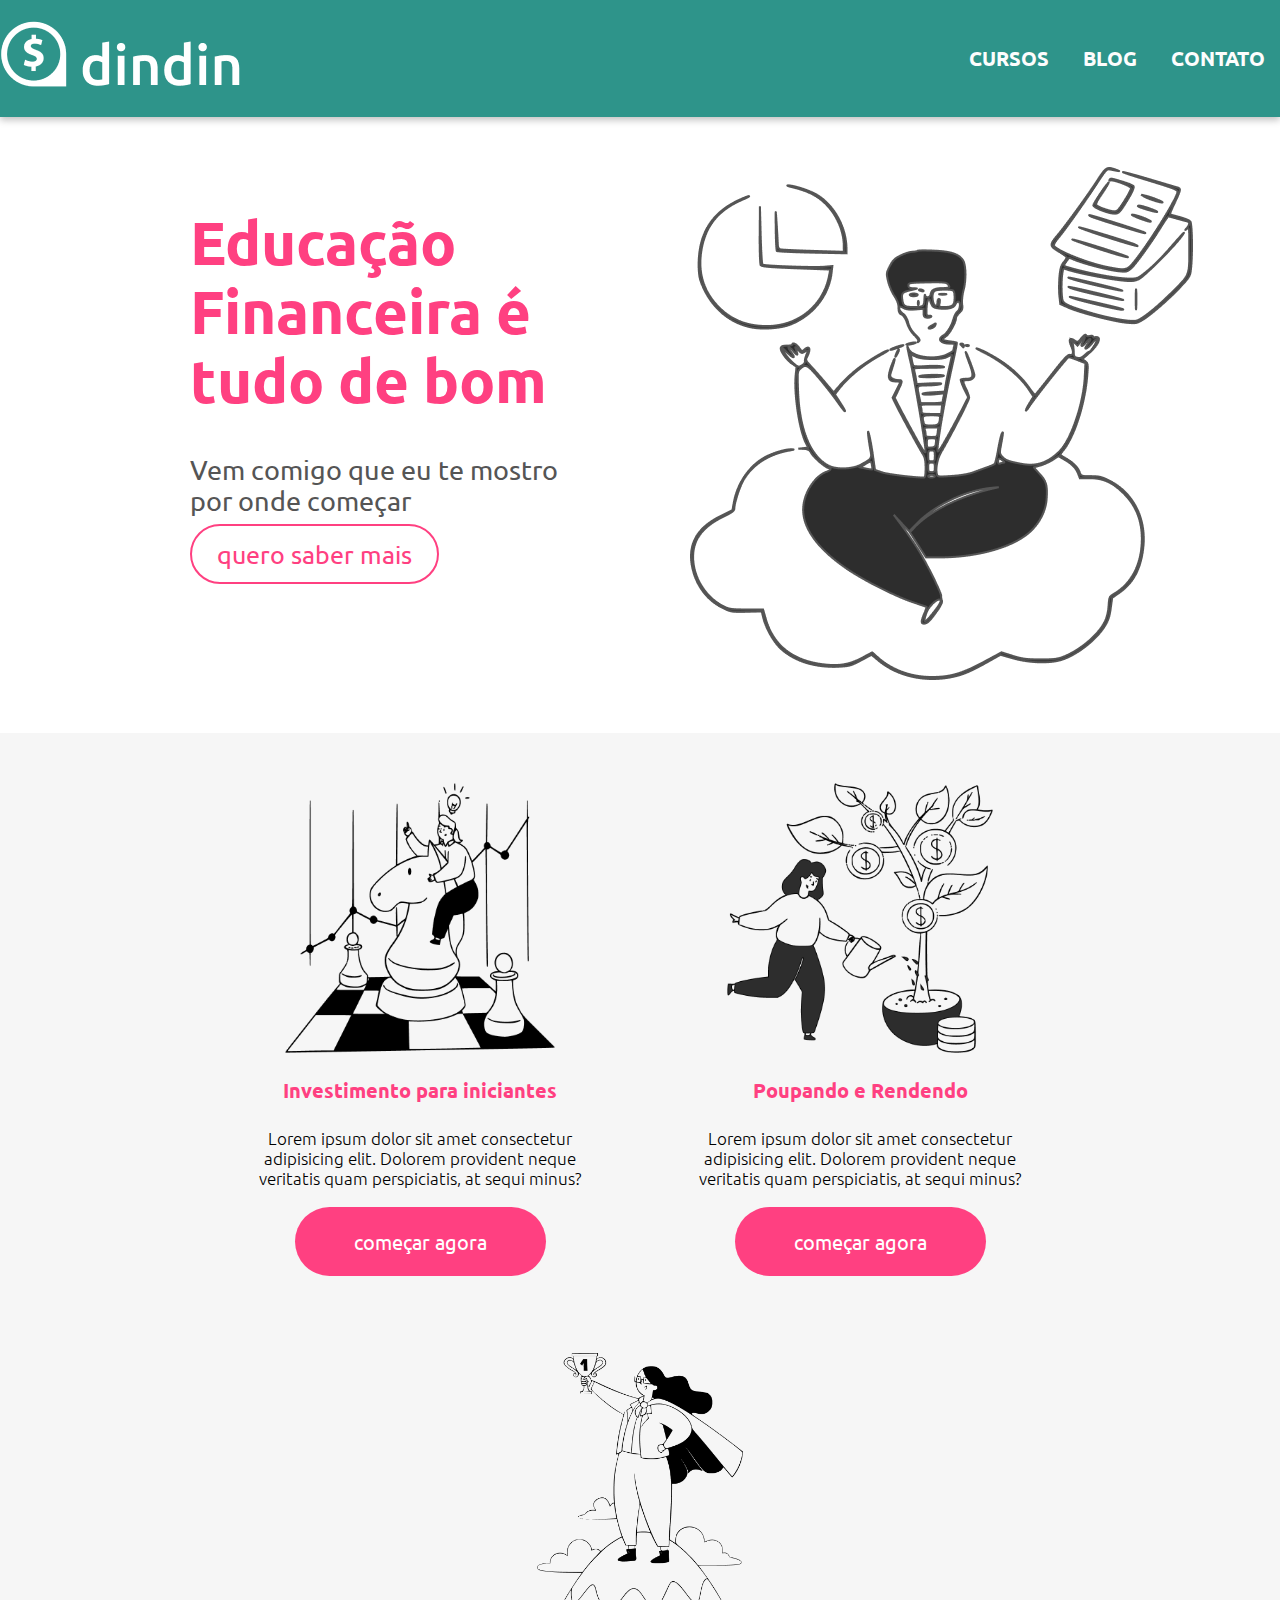
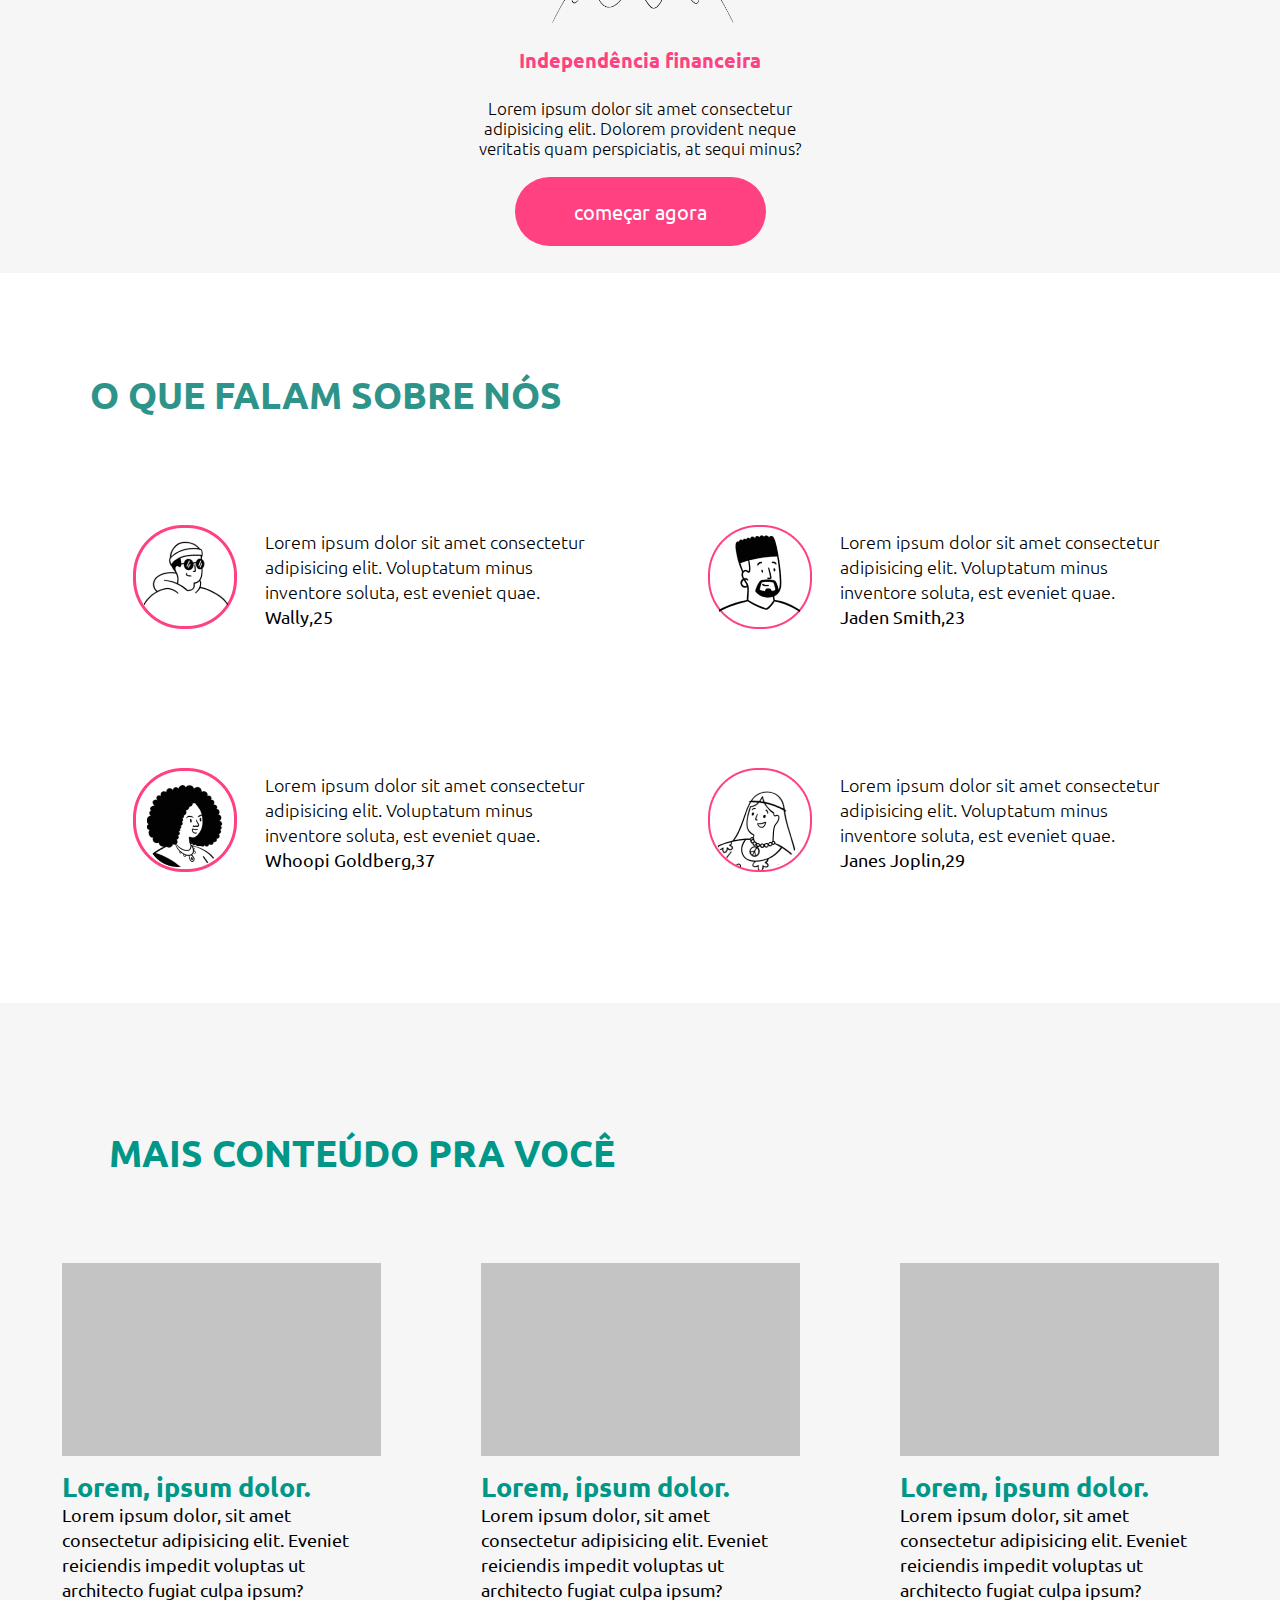
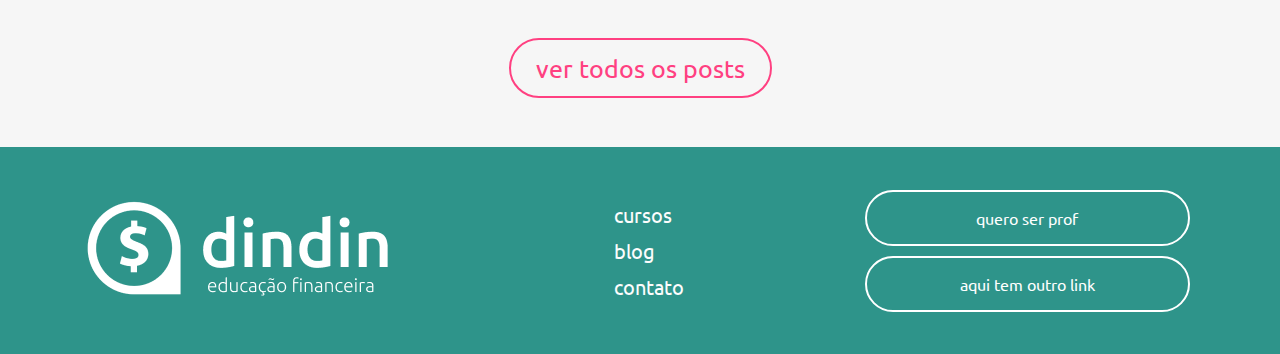
<file: DinDin/index/index.html>
<!DOCTYPE html>
<html lang="en">
<head>
    <meta charset="UTF-8">
    <meta http-equiv="X-UA-Compatible" content="IE=edge">
    <meta name="viewport" content="width=device-width, initial-scale=1.0">
    <title>dindin</title>
    <link rel="preconnect" href="https://fonts.googleapis.com">
    <link rel="preconnect" href="https://fonts.gstatic.com" crossorigin>
    <link href="https://fonts.googleapis.com/css2?family=Ubuntu:wght@300;400;700&display=swap" rel="stylesheet">
    <link rel="stylesheet" href="../index/index.css">
    <link rel="stylesheet" href="../geral.css">
</head>
<body>
    <header>
        <div id="headerLeft">
            <a href="../index/index.html"> <picture><img src="../img/logo-header.png" alt="logo header"></picture></a>
        </div>
        <div id="headerRight">
            <ul id="menuHeader">
                <li><a href="../cursos/cursos.html">Cursos</a></li>
                <li><a href="../blog/blog.html">Blog</a></li>
                <li><a href="../contato/contato.html">Contato</a></li>
            </ul>
        </div>
    </header>
    <section id="banner">
        <div id="bannerLeft">
            <h1>Educação Financeira é tudo de bom</h1>
            <h2>Vem comigo que eu te mostro por onde começar</h2>
            <a class="exploreButton" href="../cursos/cursos.html">quero saber mais</a>
        </div>
        <div id="bannerRight">
            <picture><img src="../img/ilustra-banner.png" alt="ilustração do banner"></picture>
        </div>
    </section>
    <section id="courseOptions">
        <div class="curso">
            <picture><img src="../img/ilustra-poupando.png" alt="ilustração sobre investimento para iniciantes">
            </picture>
            <h3>Investimento para iniciantes</h3>
            <h4>Lorem ipsum dolor sit amet consectetur adipisicing elit. Dolorem provident neque veritatis quam
                perspiciatis, at sequi minus?</h4>
            <br>
            <a class="pink_button" href="../curso/curso.html">começar agora</a>
        </div>
        <div class="curso">
            <picture><img src="../img/ilustra-investimento.png" alt="ilustração sobre poupar">
            </picture>
            <h3>Poupando e Rendendo</h3>
            <h4>Lorem ipsum dolor sit amet consectetur adipisicing elit. Dolorem provident neque veritatis quam
                perspiciatis, at sequi minus?</h4>
            <br>
            <a class="pink_button" href="#">começar agora</a>
        </div>
        <div class="curso">
            <picture><img src="../img/ilustra-independencia.png" alt="ilustração sobre independência financeira">
            </picture>
            <h3>Independência financeira</h3>
            <h4>Lorem ipsum dolor sit amet consectetur adipisicing elit. Dolorem provident neque veritatis quam
                perspiciatis, at sequi minus?</h4>
            <br>
            <a class="pink_button" href="#">começar agora</a>
        </div>
    </section>
    <section id="sobre">
        <p id="sobre_title">O QUE FALAM SOBRE NÓS</p>
        <div></div>
        <div class="feedbackCards">
            <div class="icon">
                <picture><img src="../img/icon-wally.png" alt="ícone do Wally"></picture>
            </div>
            <div class="feedback">
                <span class="dep">Lorem ipsum dolor sit amet consectetur adipisicing elit. Voluptatum minus inventore
                    soluta, est eveniet quae.</span><br>
                <span class="nome">Wally,25</span>
            </div>
        </div>
        <div class="feedbackCards">
            <div class="icon">
                <picture><img src="../img/icon-jaden.png" alt="ícone do Jaden"></picture>
            </div>
            <div class="feedback">
                <span class="dep">Lorem ipsum dolor sit amet consectetur adipisicing elit. Voluptatum minus inventore
                    soluta, est eveniet quae.</span><br>
                <span class="nome">Jaden Smith,23</span>
            </div>
        </div>
        <div class="feedbackCards">
            <div class="icon">
                <picture><img src="../img/icon-whoopi.png" alt="ícone da Whoopy"></picture>
            </div>
            <div class="feedback">
                <span class="dep">Lorem ipsum dolor sit amet consectetur adipisicing elit. Voluptatum minus inventore
                    soluta, est eveniet quae.</span><br>
                <span class="nome">Whoopi Goldberg,37</span>
            </div>
        </div>
        <div class="feedbackCards">
            <div class="icon">
                <picture><img src="../img/icon-jane.png" alt="ícone da Janes"></picture>
            </div>
            <div class="feedback">
                <span class="dep">Lorem ipsum dolor sit amet consectetur adipisicing elit. Voluptatum minus inventore
                    soluta, est eveniet quae.</span><br>
                <span class="nome">Janes Joplin,29</span>
            </div>
        </div>
    </section>
    <section id="conteudo">
        <div id="recomendation">
        <p id="recomendation_title">MAIS CONTEÚDO PRA VOCÊ</p>
        <div class="post">
            <div class="imgPostagem"></div>
            <span class="tituloPost">Lorem, ipsum dolor.</span><br>
            <span class="resumoPost">Lorem ipsum dolor, sit amet consectetur adipisicing elit. Eveniet reiciendis
                impedit voluptas ut architecto fugiat culpa ipsum?</span>
        </div>
        <div class="post">
            <div class="imgPostagem"></div>
            <span class="tituloPost">Lorem, ipsum dolor.</span><br>
            <span class="resumoPost">Lorem ipsum dolor, sit amet consectetur adipisicing elit. Eveniet reiciendis
                impedit voluptas ut architecto fugiat culpa ipsum?</span>
        </div>
        <div class="post">
            <div class="imgPostagem"></div>
            <span class="tituloPost">Lorem, ipsum dolor.</span><br>
            <span class="resumoPost">Lorem ipsum dolor, sit amet consectetur adipisicing elit. Eveniet reiciendis
                impedit voluptas ut architecto fugiat culpa ipsum?</span>
        </div>
    </div> 
    <a class="exploreButton" href="../blog/blog.html">ver todos os posts</a>
    </section>
    <footer>
        <div id="footerLeft">
            <a href="../index/index.html"> <picture><img src="../img/logo-footer.png" alt="logo dindin"></picture></a>
        </div>
        <div id="footerCenter">
            <ul id="menuFooter">
                <li><a href="../cursos/cursos.html">Cursos</a></li>
                <li><a href="../blog/blog.html">blog</a></li>
                <li><a href="../contato/contato.html">Contato</a></li>
            </ul>
        </div>
        <div id="footerRight">
            <a class="footerButton" href="#">quero ser prof</a>
            <a class="footerButton" href="#">aqui tem outro link</a>
        </div>
    </footer>
</body>
</html>
</file>
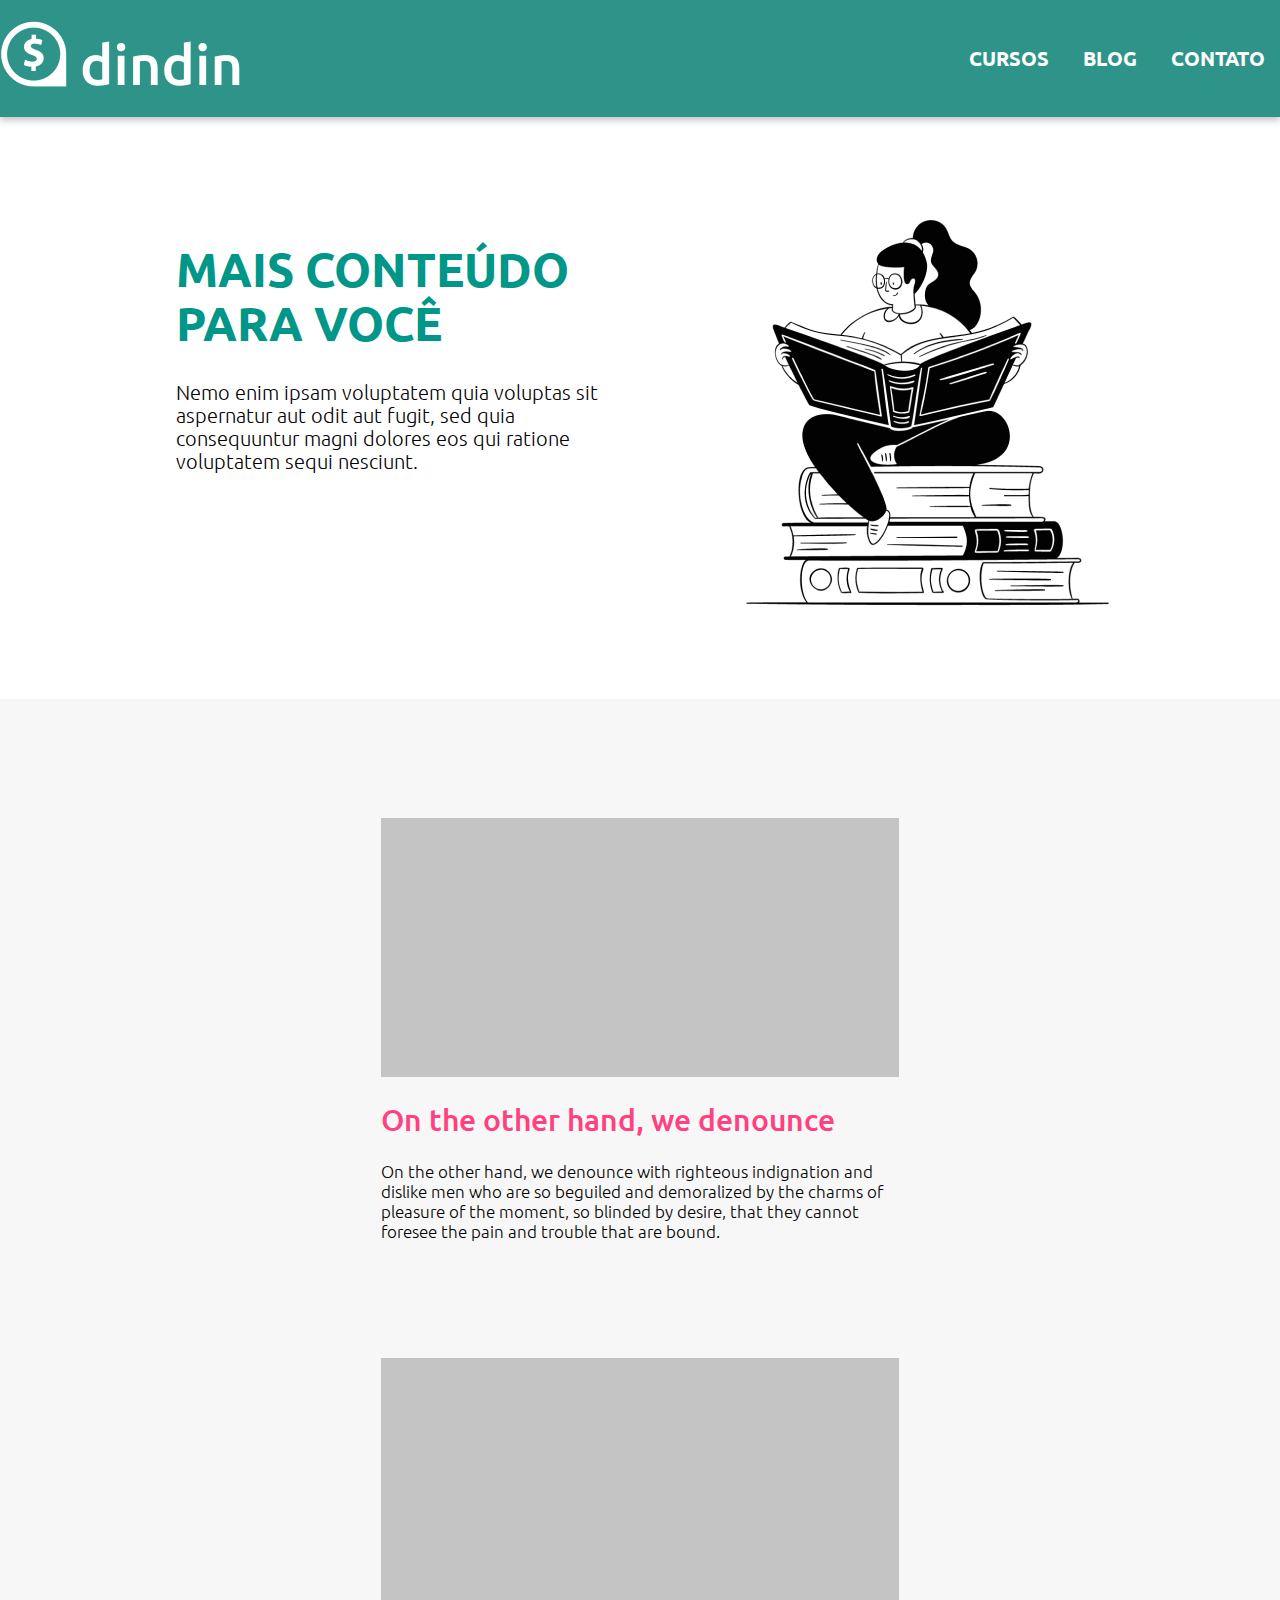
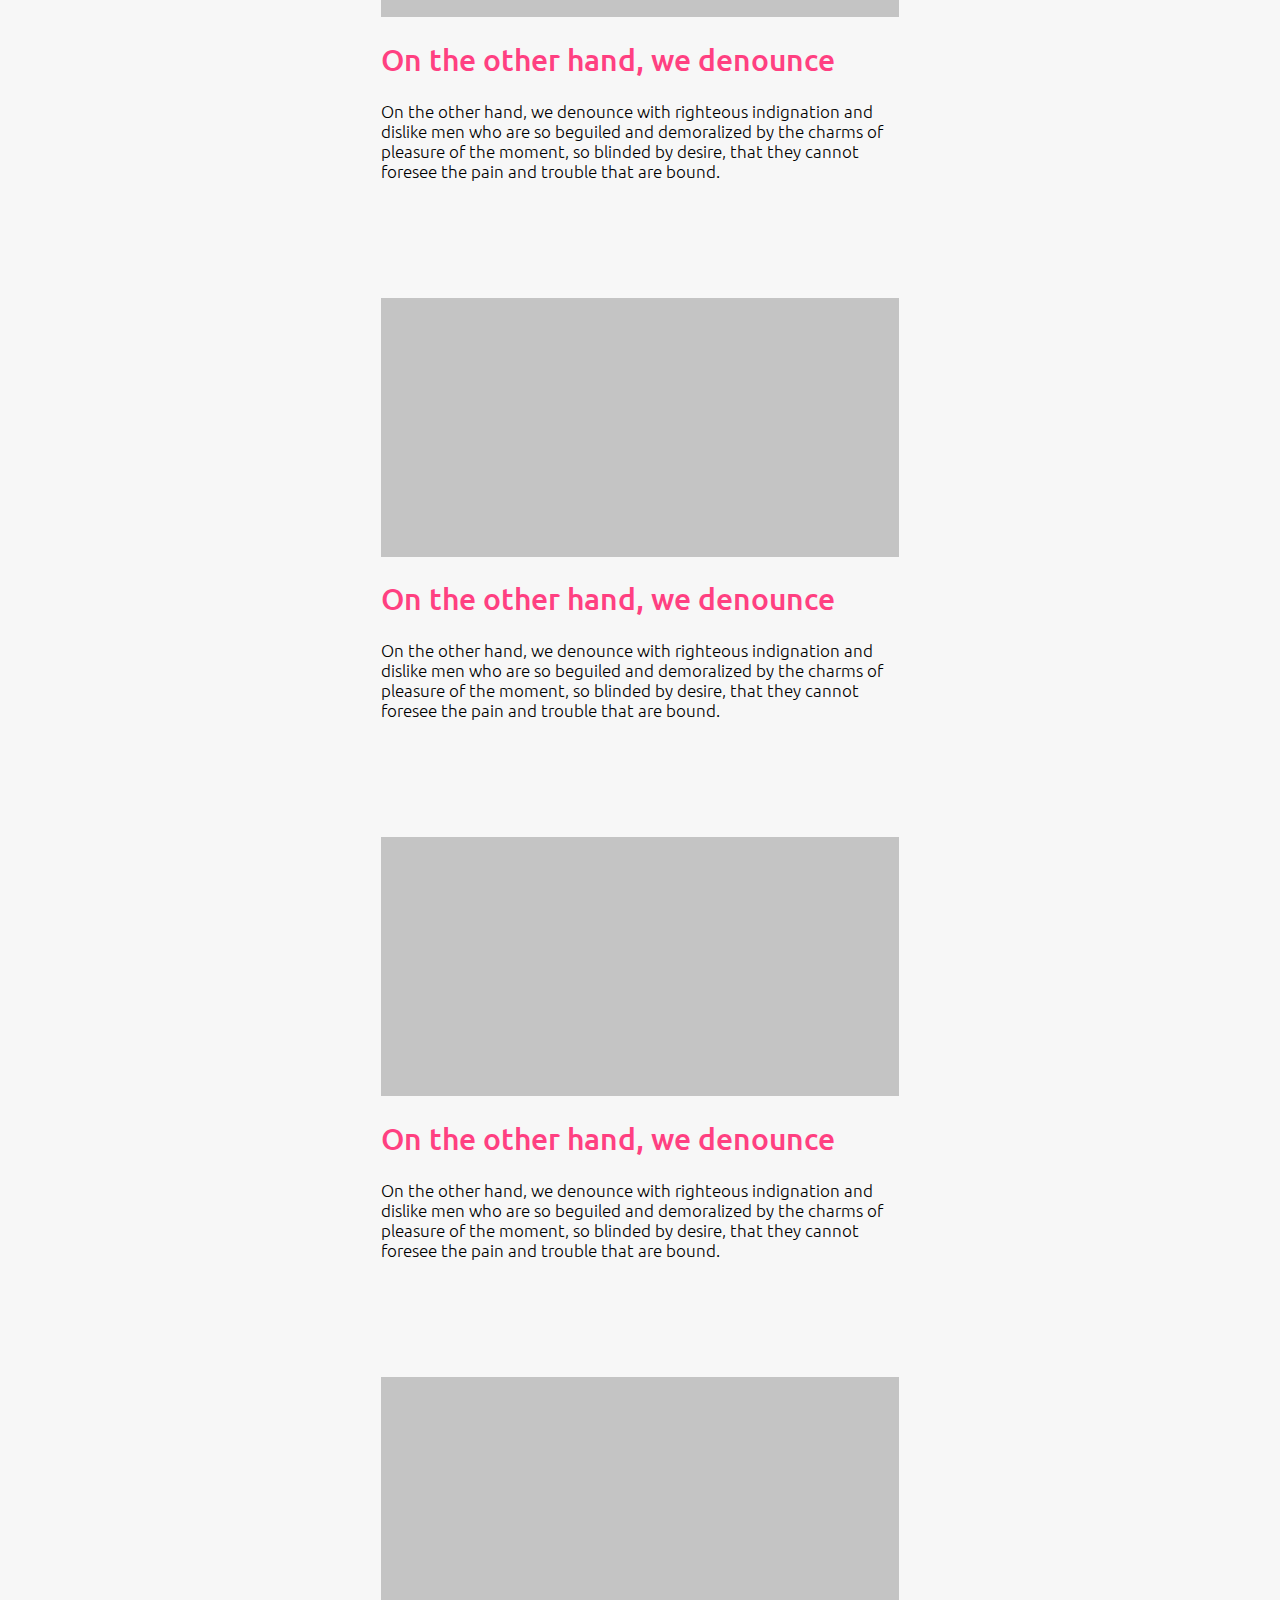
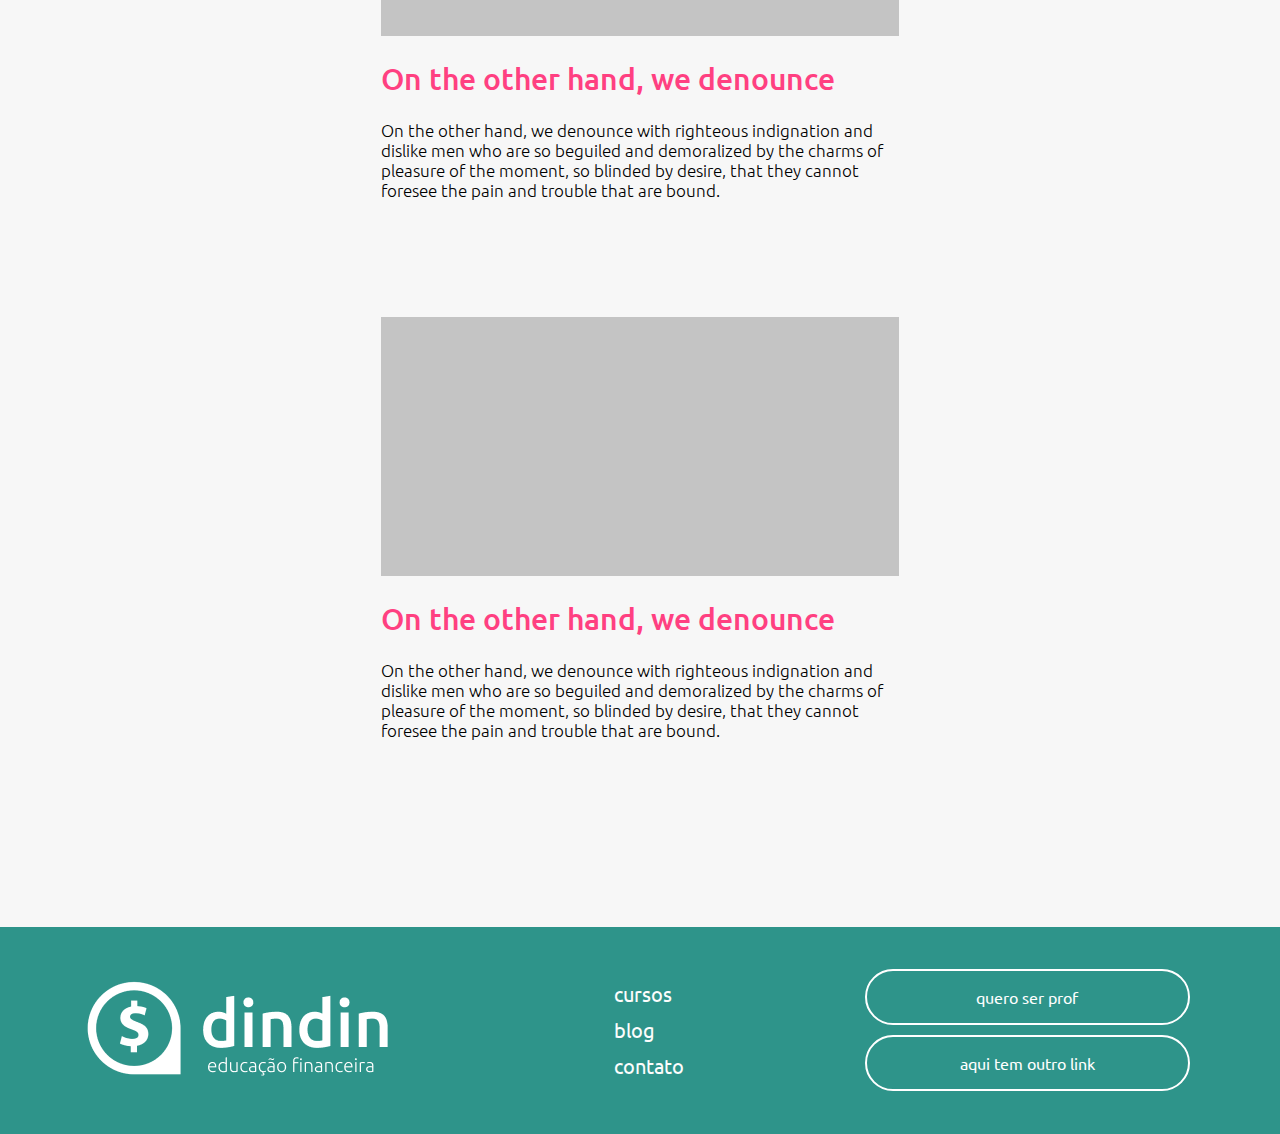
<file: DinDin/blog/blog.html>
<!DOCTYPE html>
<html lang="en">

<head>
    <meta charset="UTF-8">
    <meta http-equiv="X-UA-Compatible" content="IE=edge">
    <meta name="viewport" content="width=device-width, initial-scale=1.0">
    <title>Blog</title>
    <link rel="preconnect" href="https://fonts.googleapis.com">
    <link rel="preconnect" href="https://fonts.gstatic.com" crossorigin>
    <link href="https://fonts.googleapis.com/css2?family=Ubuntu:wght@300;400;700&display=swap" rel="stylesheet">
    <link rel="stylesheet" href="../geral.css">
    <link rel="stylesheet" href="../blog/blog.css">
</head>
<body>
    <header>
        <div id="headerLeft">
            <a href="../index/index.html"> <picture><img src="../img/logo-header.png" alt="logo header"></picture></a>
        </div>
        <div id="headerRight">
            <ul id="menuHeader">
                <li><a href="../cursos/cursos.html">Cursos</a></li>
                <li><a href="../blog/blog.html">Blog</a></li>
                <li><a href="../contato/contato.html">Contato</a></li>
            </ul>
        </div>
    </header>
    <section id="banner">
        <div id="bannerLeft">
            <h1>MAIS CONTEÚDO PARA VOCÊ</h1>
            <p>Nemo enim ipsam voluptatem quia voluptas sit aspernatur aut odit aut fugit, sed quia consequuntur magni
                dolores
                eos qui ratione voluptatem sequi nesciunt. </p>
        </div>
        <div id="bannerRight">
            <picture><img src="../img/ilustra-blog.png" alt="ilustração que representa leitura"></picture>
        </div>
    </section>
    <section id="conteudo">
        <div id="postagens">
            <div class="post">
                <div class="imgPost"></div>
                <a href="../postagem/post.html"><h2>On the other hand, we denounce</h2></a>
                <p>On the other hand, we denounce with righteous indignation and dislike men who are so beguiled and
                    demoralized
                    by the charms of pleasure of the moment, so blinded by desire, that they cannot foresee the pain and
                    trouble
                    that are bound.</p>
            </div>
            <div class="post">
                <div class="imgPost"></div>
                <a href="../postagem/post.html"><h2>On the other hand, we denounce</h2></a>
                <p>On the other hand, we denounce with righteous indignation and dislike men who are so beguiled and
                    demoralized
                    by the charms of pleasure of the moment, so blinded by desire, that they cannot foresee the pain and
                    trouble
                    that are bound.</p>
            </div>
            <div class="post">
                <div class="imgPost"></div>
                <a href="../postagem/post.html"><h2>On the other hand, we denounce</h2></a>
                <p>On the other hand, we denounce with righteous indignation and dislike men who are so beguiled and
                    demoralized
                    by the charms of pleasure of the moment, so blinded by desire, that they cannot foresee the pain and
                    trouble
                    that are bound.</p>
            </div>
            <div class="post">
                <div class="imgPost"></div>
                <a href="../postagem/post.html"><h2>On the other hand, we denounce</h2></a>
                <p>On the other hand, we denounce with righteous indignation and dislike men who are so beguiled and
                    demoralized
                    by the charms of pleasure of the moment, so blinded by desire, that they cannot foresee the pain and
                    trouble
                    that are bound.</p>
            </div>
            <div class="post">
                <div class="imgPost"></div>
                <a href="../postagem/post.html"><h2>On the other hand, we denounce</h2></a>
                <p>On the other hand, we denounce with righteous indignation and dislike men who are so beguiled and
                    demoralized
                    by the charms of pleasure of the moment, so blinded by desire, that they cannot foresee the pain and
                    trouble
                    that are bound.</p>
            </div>
            <div class="post">
                <div class="imgPost"></div>
                <a href="../postagem/post.html"><h2>On the other hand, we denounce</h2></a>
                <p>On the other hand, we denounce with righteous indignation and dislike men who are so beguiled and
                    demoralized
                    by the charms of pleasure of the moment, so blinded by desire, that they cannot foresee the pain and
                    trouble
                    that are bound.</p>
            </div>
        </div>
    </section>
    <footer>
        <div id="footerLeft">
            <a href="../index/index.html"> <picture><img src="../img/logo-footer.png" alt="logo dindin"></picture></a>
        </div>
        <div id="footerCenter">
            <ul id="menuFooter">
                <li><a href="../cursos/cursos.html">Cursos</a></li>
                <li><a href="../blog/blog.html">blog</a></li>
                <li><a href="../contato/contato.html">Contato</a></li>
            </ul>
        </div>
        <div id="footerRight">
            <a class="footerButton" href="#">quero ser prof</a>
            <a class="footerButton" href="#">aqui tem outro link</a>
        </div>
    </footer>
</body>
</html>
</file>
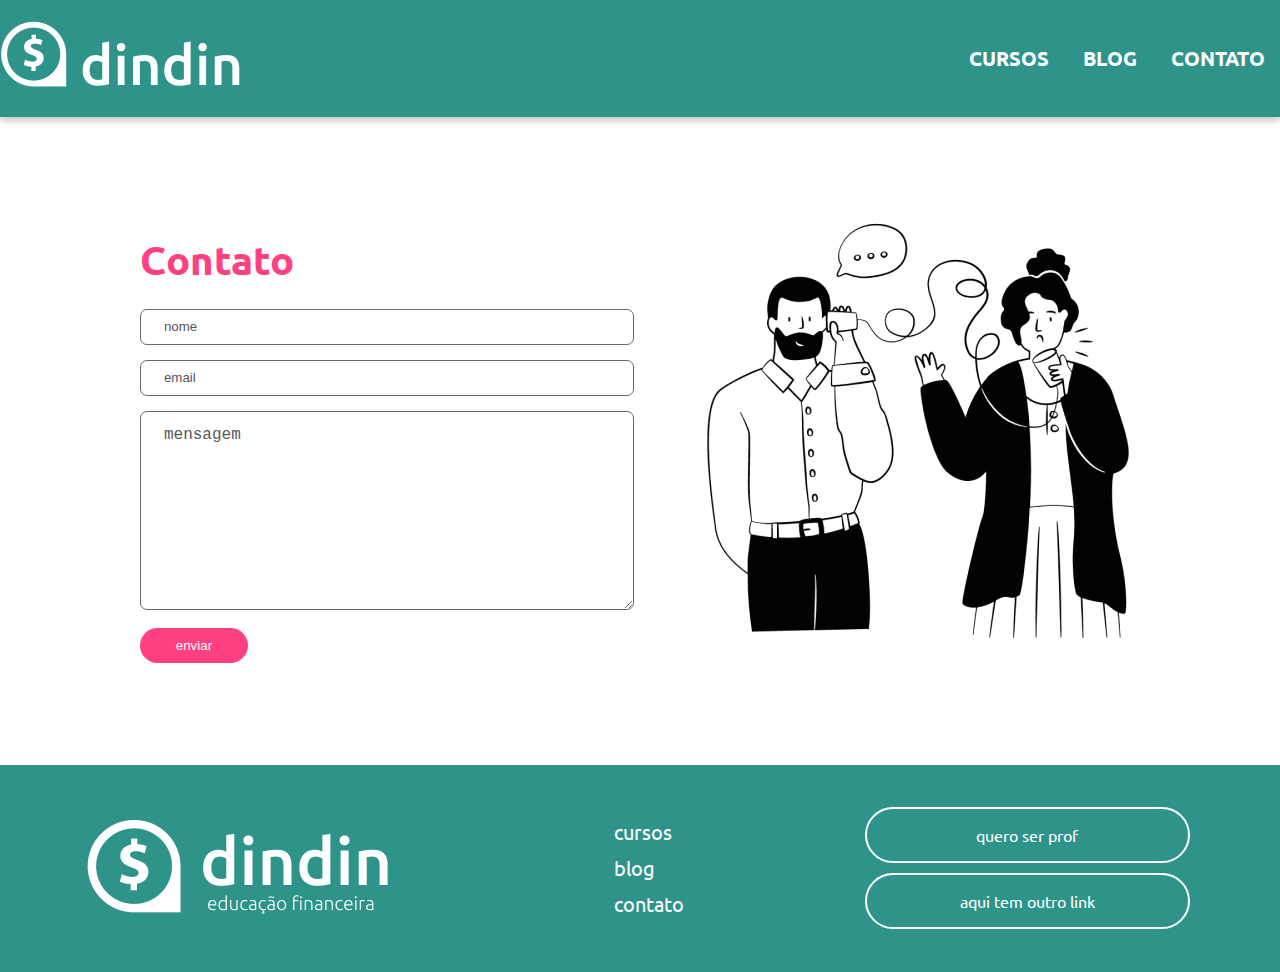
<file: DinDin/contato/contato.html>
<!DOCTYPE html>
<html lang="en">
<head>
    <meta charset="UTF-8">
    <meta http-equiv="X-UA-Compatible" content="IE=edge">
    <meta name="viewport" content="width=device-width, initial-scale=1.0">
    <title>Contato</title>
    <link rel="preconnect" href="https://fonts.googleapis.com">
    <link rel="preconnect" href="https://fonts.gstatic.com" crossorigin>
    <link href="https://fonts.googleapis.com/css2?family=Ubuntu:wght@300;400;700&display=swap" rel="stylesheet">
    <link rel="stylesheet" href="../geral.css">
    <link rel="stylesheet" href="../contato/contato.css">
</head>
<body>
    <header>
        <div id="headerLeft">
            <a href="../index/index.html"> <picture><img src="../img/logo-header.png" alt="logo header"></picture></a>
        </div>
        <div id="headerRight">
            <ul id="menuHeader">
                <li><a href="../cursos/cursos.html">Cursos</a></li>
                <li><a href="../blog/blog.html">Blog</a></li>
                <li><a href="../contato/contato.html">Contato</a></li>
            </ul>
        </div>
    </header>
    <section id="contato">
        <div id="contatoLeft">
            <h1>Contato</h1>
            <form id="formulario" action="#">
                <input id="formName" type="text" placeholder="nome"><br>
                <input id="formEmail" type="text" placeholder="email"><br>
                <textarea id="formMsg" type="text" placeholder="mensagem"></textarea><br>
            </form>
            <button class="pink_button" type="button" formmethod="post">enviar</button>
        </div>
        <div id="contatoRight">
            <picture><img src="../img/ilustra-contato.png" alt="ilustração de pessoas conversando por um telefone sem fio"></picture>
        </div>
    </section>
    <footer>
        <div id="footerLeft">
            <a href="../index/index.html"> <picture><img src="../img/logo-footer.png" alt="logo dindin"></picture></a>
        </div>
        <div id="footerCenter">
            <ul id="menuFooter">
                <li><a href="../cursos/cursos.html">Cursos</a></li>
                <li><a href="../blog/blog.html">blog</a></li>
                <li><a href="../contato/contato.html">Contato</a></li>
            </ul>
        </div>
        <div id="footerRight">
            <a class="footerButton" href="#">quero ser prof</a>
            <a class="footerButton" href="#">aqui tem outro link</a>
        </div>
    </footer>
</body>
</html>
</file>
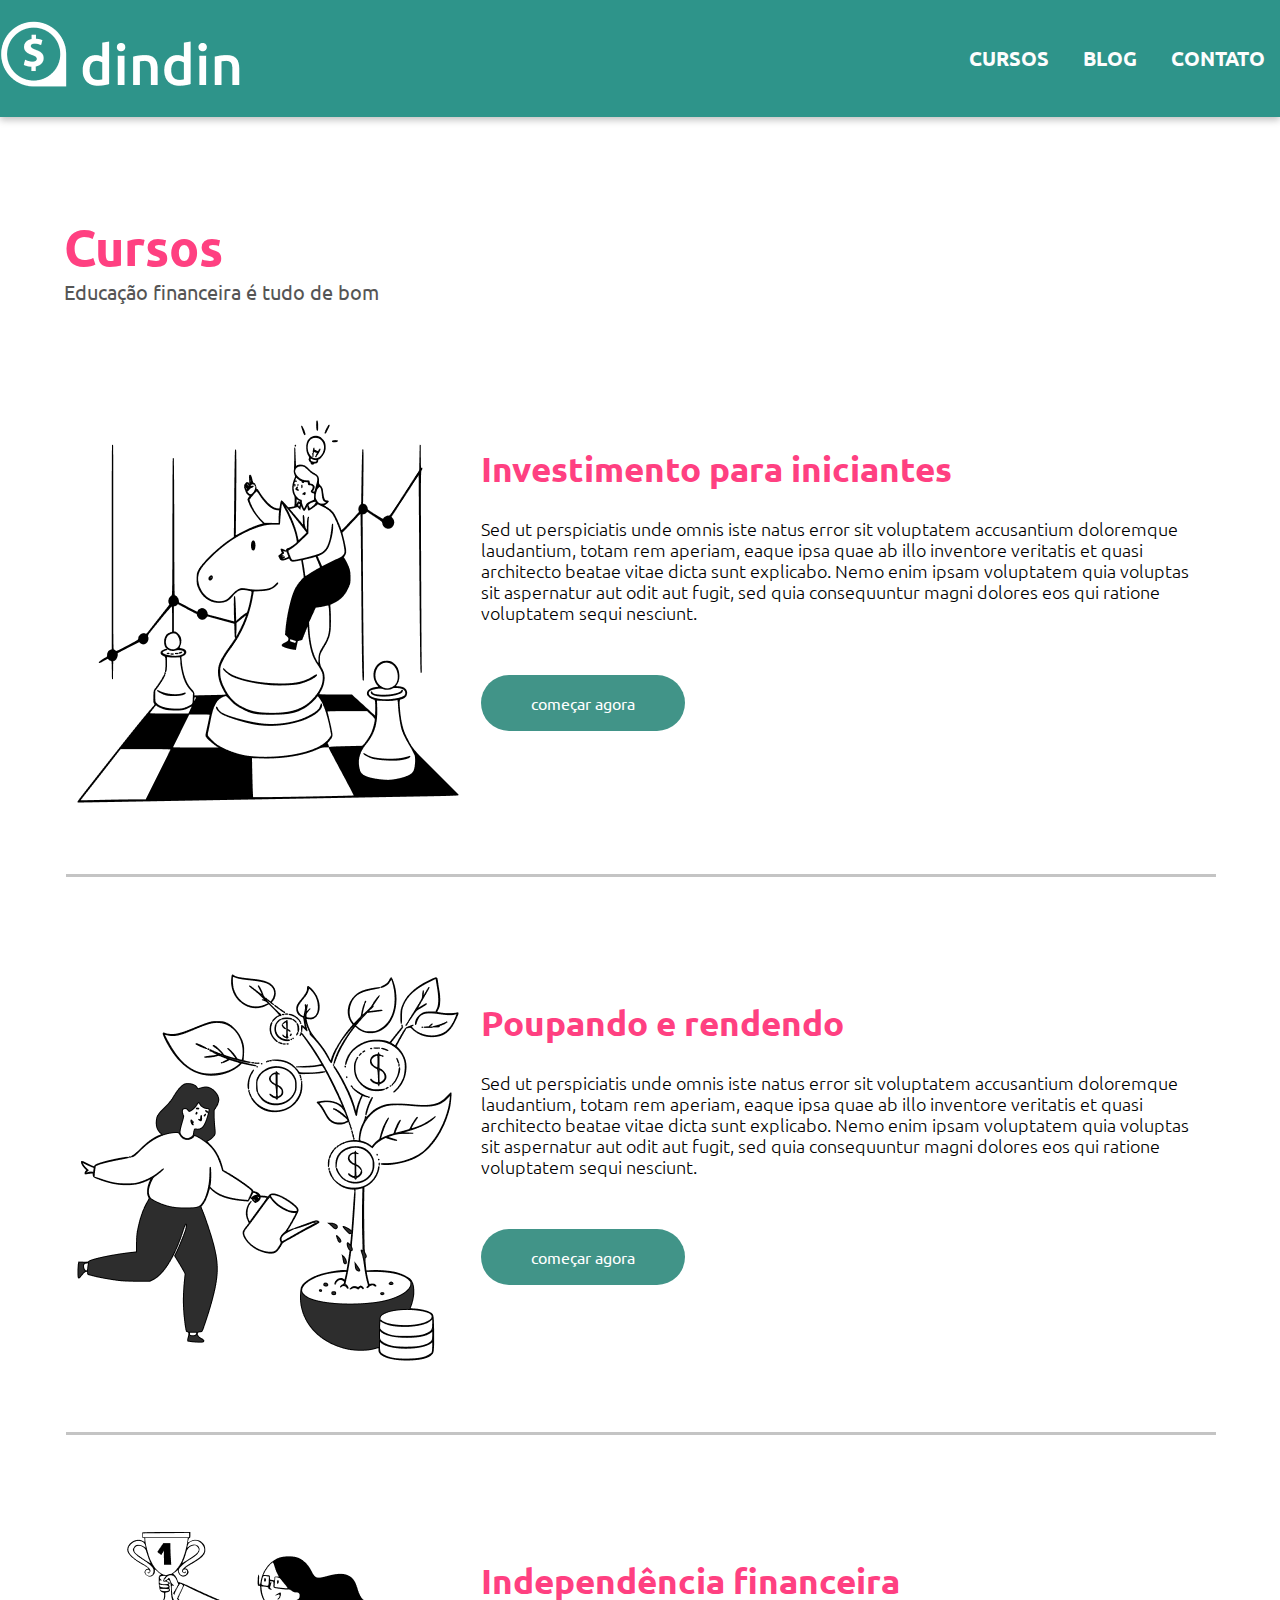
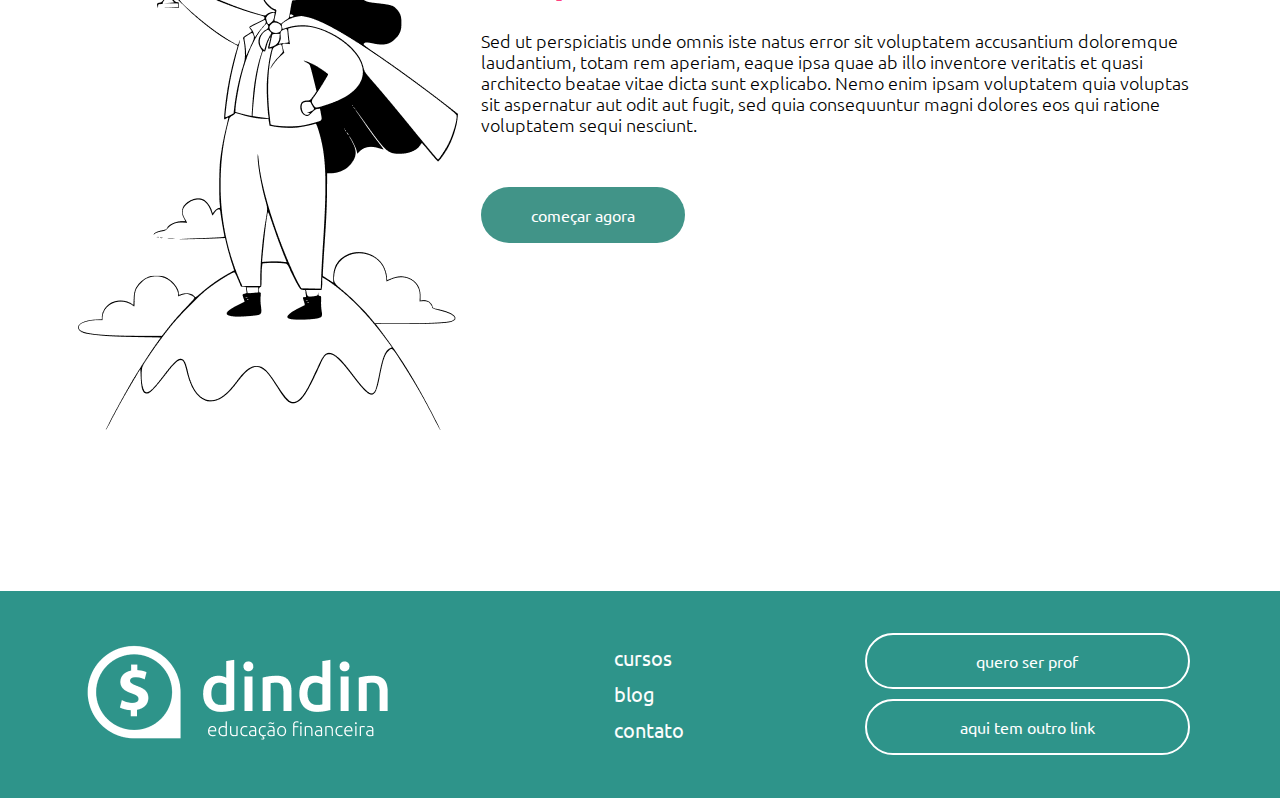
<file: DinDin/cursos/cursos.html>
<!DOCTYPE html>
<html lang="en">
<head>
    <meta charset="UTF-8">
    <meta http-equiv="X-UA-Compatible" content="IE=edge">
    <meta name="viewport" content="width=device-width, initial-scale=1.0">
    <title>Cursos</title>
    <link rel="preconnect" href="https://fonts.googleapis.com">
    <link rel="preconnect" href="https://fonts.gstatic.com" crossorigin>
    <link href="https://fonts.googleapis.com/css2?family=Ubuntu:wght@300;400;700&display=swap" rel="stylesheet">
    <link rel="stylesheet" href="../geral.css">
    <link rel="stylesheet" href="../cursos/cursos.css">
</head>
<body>
    <main>
        <header>
            <div id="headerLeft">
                <a href="../index/index.html"> <picture><img src="../img/logo-header.png" alt="logo header"></picture></a>
            </div>
            <div id="headerRight">
                <ul id="menuHeader">
                    <li><a href="../cursos/cursos.html">Cursos</a></li>
                    <li><a href="../blog/blog.html">Blog</a></li>
                    <li><a href="../contato/contato.html">Contato</a></li>
                </ul>
            </div>
        </header>
        <article id="todososcursos">
        <section id="titulo">
            <h1>Cursos</h1>
            <p>Educação financeira é tudo de bom</p>
        </section>
        <section id="cursos">
            <div class="cursoBox">
                <div class="ilustracurso">
                    <picture><img src="../img/ilustra-poupando.png" alt="ilustração sobre poupar"></picture>
                </div>
                <div class="cursoInfos">
                    <h2>Investimento para iniciantes</h2>
                    <p>
                        Sed ut perspiciatis unde omnis iste natus error sit voluptatem accusantium doloremque
                        laudantium, totam rem
                        aperiam, eaque ipsa quae ab illo inventore veritatis et quasi architecto beatae vitae dicta sunt
                        explicabo.
                        Nemo enim ipsam voluptatem quia voluptas sit aspernatur aut odit aut fugit, sed quia
                        consequuntur magni
                        dolores eos qui ratione voluptatem sequi nesciunt.
                    </p>
                    <a class="buttonGreen" href="../curso/curso.html">começar agora</a>
                </div>
            </div>
            <div class="cursoBox">
                <div class="ilustracurso">
                    <picture><img src="../img/ilustra-investimento.png" alt="ilustração sobre investimento"></picture>
                </div>
                <div class="cursoInfos">
                    <h2>Poupando e rendendo</h2>
                    <p>
                        Sed ut perspiciatis unde omnis iste natus error sit voluptatem accusantium doloremque
                        laudantium, totam rem
                        aperiam, eaque ipsa quae ab illo inventore veritatis et quasi architecto beatae vitae dicta sunt
                        explicabo.
                        Nemo enim ipsam voluptatem quia voluptas sit aspernatur aut odit aut fugit, sed quia
                        consequuntur magni
                        dolores eos qui ratione voluptatem sequi nesciunt.
                    </p>
                    <a class="buttonGreen" href="#">começar agora</a>
                </div>
            </div>
            <div class="cursoBox" id="curso3">
                <div class="ilustracurso">
                    <picture><img src="../img/ilustra-independencia.png" alt="ilustração sobre independência"></picture>
                </div>
                <div class="cursoInfos">
                    <h2>Independência financeira</h2>
                    <p>
                        Sed ut perspiciatis unde omnis iste natus error sit voluptatem accusantium doloremque
                        laudantium, totam rem
                        aperiam, eaque ipsa quae ab illo inventore veritatis et quasi architecto beatae vitae dicta sunt
                        explicabo.
                        Nemo enim ipsam voluptatem quia voluptas sit aspernatur aut odit aut fugit, sed quia
                        consequuntur magni
                        dolores eos qui ratione voluptatem sequi nesciunt.
                    </p>
                    <a class="buttonGreen" href="#">começar agora</a>
                </div>
            </div>
        </section>
    </article>
    </main>
    <footer>
        <div id="footerLeft">
            <a href="../index/index.html"> <picture><img src="../img/logo-footer.png" alt="logo dindin"></picture></a>
        </div>
        <div id="footerCenter">
            <ul id="menuFooter">
                <li><a href="../cursos/cursos.html">Cursos</a></li>
                <li><a href="../blog/blog.html">blog</a></li>
                <li><a href="../contato/contato.html">Contato</a></li>
            </ul>
        </div>
        <div id="footerRight">
            <a class="footerButton" href="#">quero ser prof</a>
            <a class="footerButton" href="#">aqui tem outro link</a>
        </div>
    </footer>   
</body>
</html>
</file>
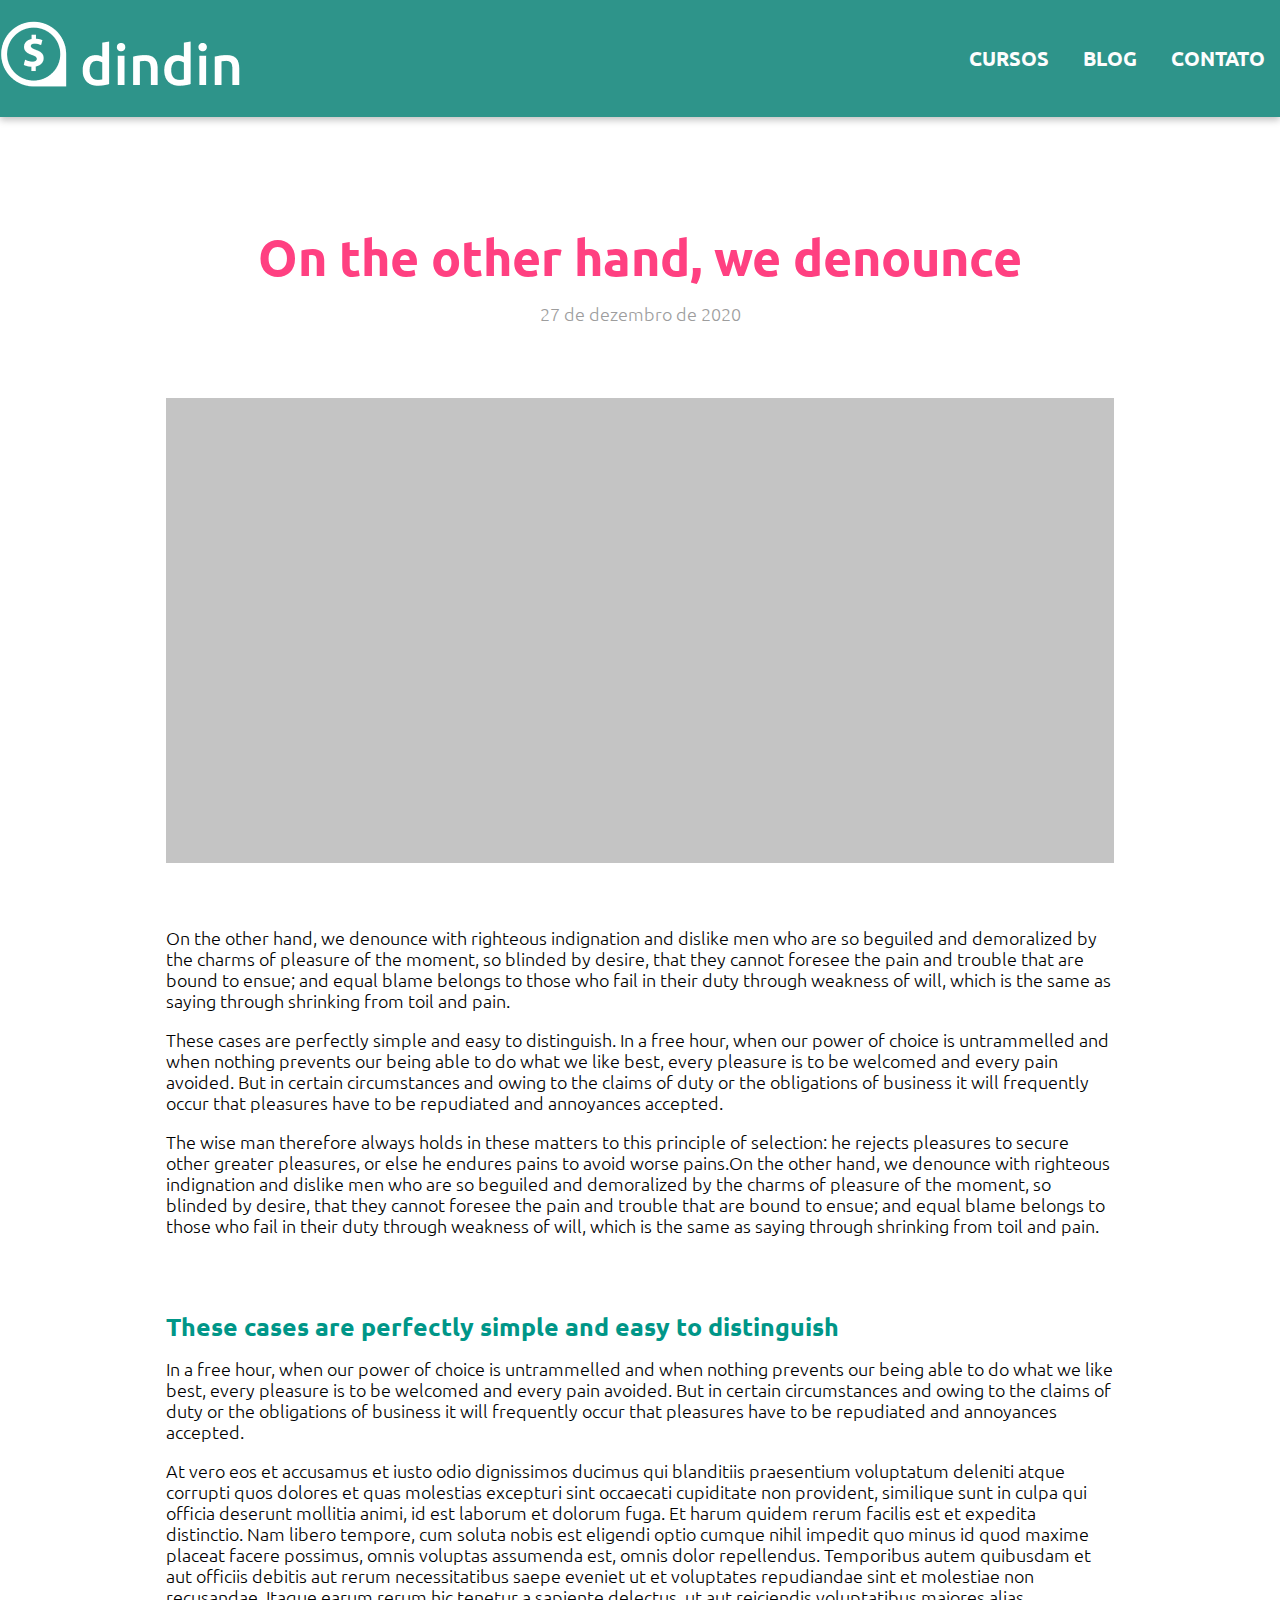
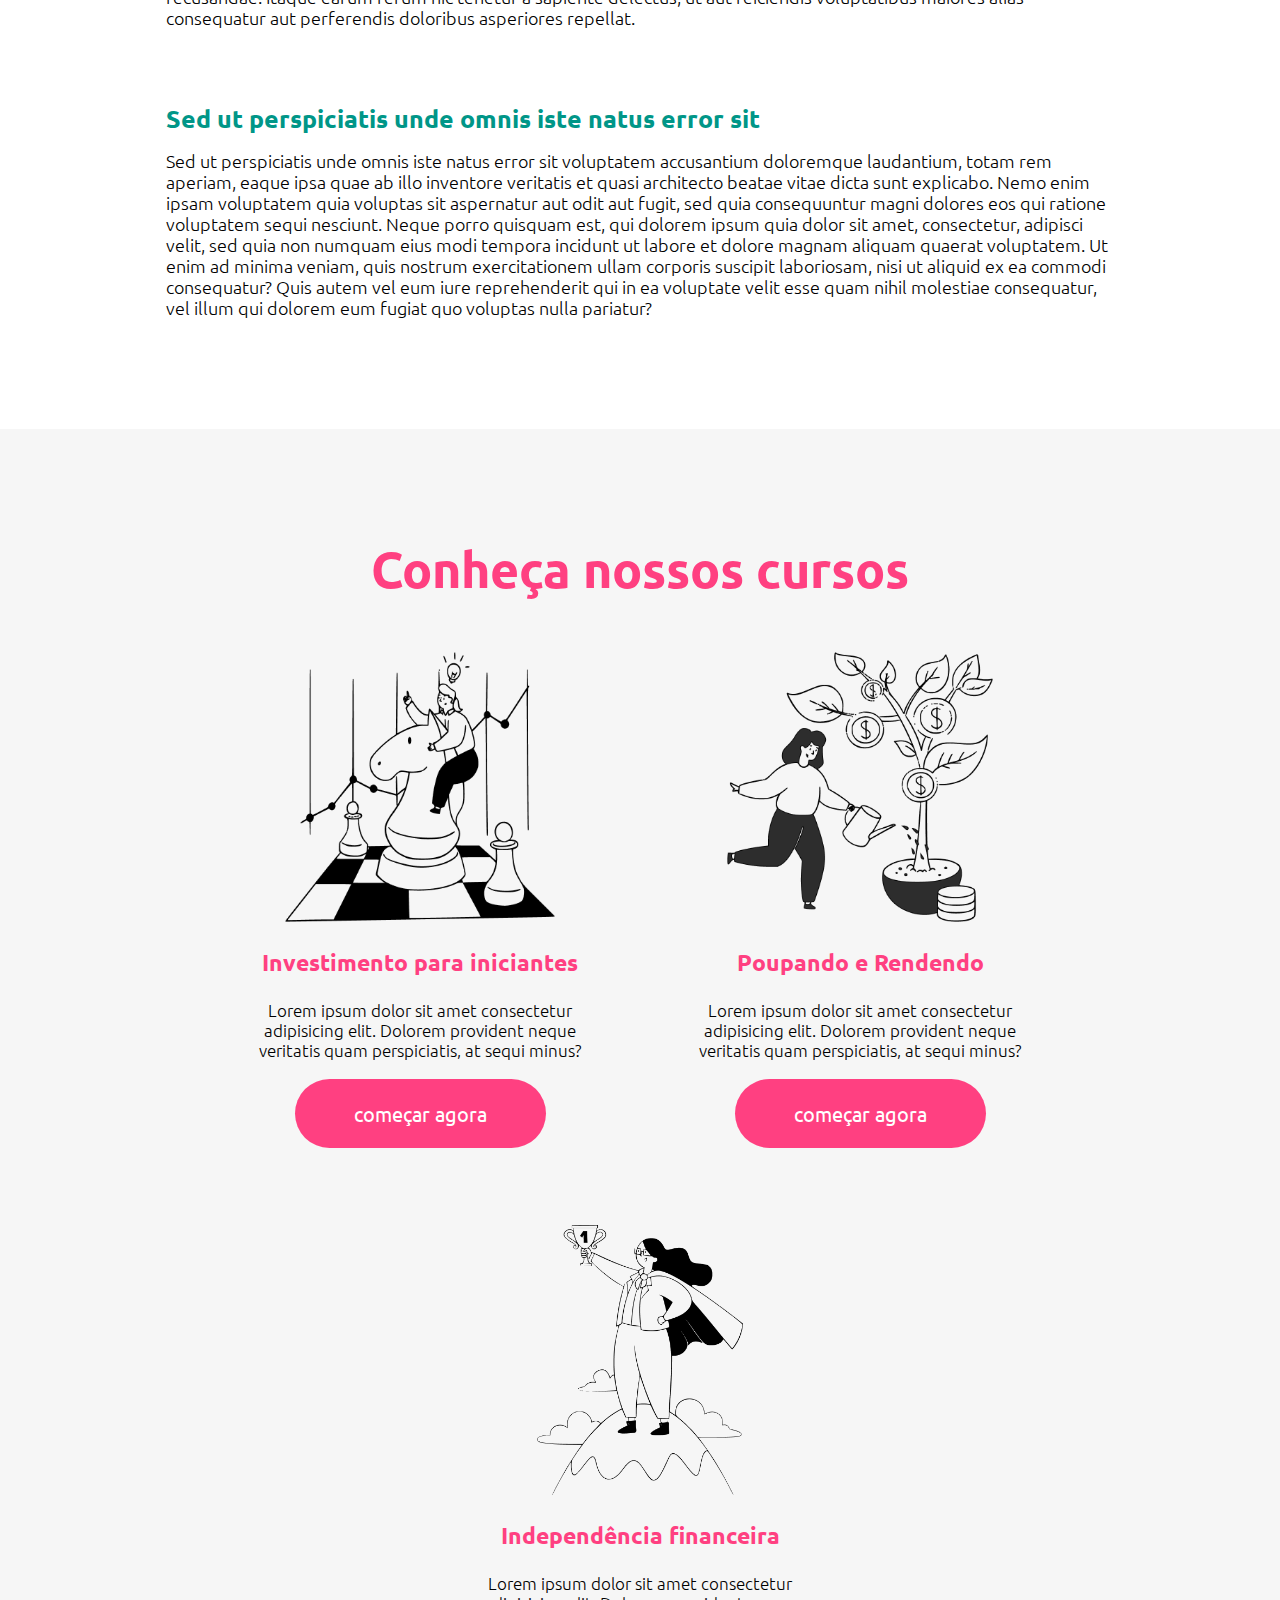
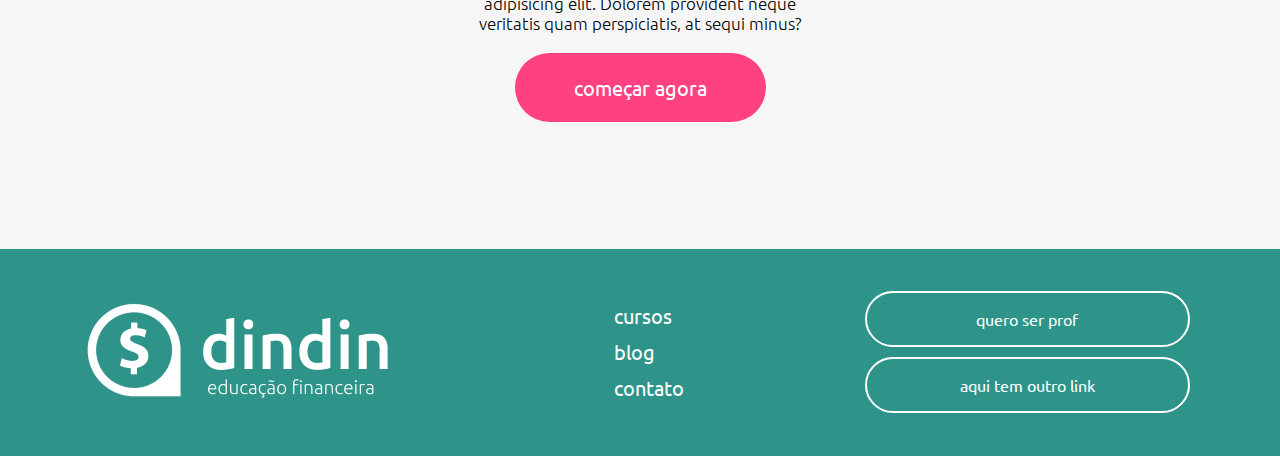
<file: DinDin/postagem/post.html>
<!DOCTYPE html>
<html lang="en">

<head>
    <meta charset="UTF-8">
    <meta http-equiv="X-UA-Compatible" content="IE=edge">
    <meta name="viewport" content="width=device-width, initial-scale=1.0">
    <title>dindin - Post</title>
    <link rel="preconnect" href="https://fonts.googleapis.com">
    <link rel="preconnect" href="https://fonts.gstatic.com" crossorigin>
    <link href="https://fonts.googleapis.com/css2?family=Ubuntu:wght@300;400;700&display=swap" rel="stylesheet">
    <link rel="stylesheet" href="../geral.css">
    <link rel="stylesheet" href="../postagem/post.css">
</head>
<body>
    <header>
        <div id="headerLeft">
            <a href="../index/index.html"> <picture><img src="../img/logo-header.png" alt="logo header"></picture></a>
        </div>
        <div id="headerRight">
            <ul id="menuHeader">
                <li><a href="../cursos/cursos.html">Cursos</a></li>
                <li><a href="../blog/blog.html">Blog</a></li>
                <li><a href="../contato/contato.html">Contato</a></li>
            </ul>
        </div>
    </header>
    <section id="post">
        <article>
            <div id="infoPost">
            <h1>On the other hand, we denounce</h1>
            <p id="data">27 de dezembro de 2020</p>
        </div>
            <div id="imgPost"></div>
                <p>
                On the other hand, we denounce with righteous indignation and dislike men who are so beguiled and
                demoralized by the charms of pleasure of the moment, so blinded by desire, that they cannot foresee the
                pain and trouble that are bound to ensue; and equal blame belongs to those who fail in their duty
                through weakness of will, which is the same as saying through shrinking from toil and pain. </p><p>           <!--Coloquei <p> para quebrar linhas, nn usei br pq estava quebrando o texto-->
                These cases are perfectly simple and easy to distinguish. In a free hour, when our power of choice is                               
                untrammelled and when nothing prevents our being able to do what we like best, every pleasure is to be
                welcomed and every pain avoided. But in certain circumstances and owing to the claims of duty or the
                obligations of business it will frequently occur that pleasures have to be repudiated and annoyances
                accepted.</p><p> 
                The wise man therefore always holds in these matters to this principle of selection: he rejects
                pleasures to secure other greater pleasures, or else he endures pains to avoid worse pains.On the other
                hand, we denounce with righteous indignation and dislike men who are so beguiled and demoralized by the
                charms of pleasure of the moment, so blinded by desire, that they cannot foresee the pain and trouble
                that are bound to ensue; and equal blame belongs to those who fail in their duty through weakness of
                will, which is the same as saying through shrinking from toil and pain. </p>
                
                <h2>These cases are perfectly simple and easy to distinguish</h2>
                <p>
                In a free hour, when our power of choice is untrammelled and when nothing prevents our being able to do
                what we like best, every pleasure is to be welcomed and every pain avoided. But in certain circumstances
                and owing to the claims of duty or the obligations of business it will frequently occur that pleasures
                have to be repudiated and annoyances accepted.</p><p>
                At vero eos et accusamus et iusto odio dignissimos ducimus qui blanditiis praesentium voluptatum
                deleniti atque corrupti quos dolores et quas molestias excepturi sint occaecati cupiditate non
                provident, similique sunt in culpa qui officia deserunt mollitia animi, id est laborum et dolorum fuga.
                Et harum quidem rerum facilis est et expedita distinctio. Nam libero tempore, cum soluta nobis est
                eligendi optio cumque nihil impedit quo minus id quod maxime placeat facere possimus, omnis voluptas
                assumenda est, omnis dolor repellendus. Temporibus autem quibusdam et aut officiis debitis aut rerum
                necessitatibus saepe eveniet ut et voluptates repudiandae sint et molestiae non recusandae. Itaque earum
                rerum hic tenetur a sapiente delectus, ut aut reiciendis voluptatibus maiores alias consequatur aut
                perferendis doloribus asperiores repellat.</p>
                
                <h2>Sed ut perspiciatis unde omnis iste natus error sit</h2>
                <p>
                Sed ut perspiciatis unde omnis iste natus error sit voluptatem accusantium doloremque laudantium, totam
                rem aperiam, eaque ipsa quae ab illo inventore veritatis et quasi architecto beatae vitae dicta sunt
                explicabo. Nemo enim ipsam voluptatem quia voluptas sit aspernatur aut odit aut fugit, sed quia
                consequuntur magni dolores eos qui ratione voluptatem sequi nesciunt. Neque porro quisquam est, qui
                dolorem ipsum quia dolor sit amet, consectetur, adipisci velit, sed quia non numquam eius modi tempora
                incidunt ut labore et dolore magnam aliquam quaerat voluptatem. Ut enim ad minima veniam, quis nostrum
                exercitationem ullam corporis suscipit laboriosam, nisi ut aliquid ex ea commodi consequatur? Quis autem
                vel eum iure reprehenderit qui in ea voluptate velit esse quam nihil molestiae consequatur, vel illum
                qui dolorem eum fugiat quo voluptas nulla pariatur?</p>
        </article>
    </section>
    <section id="courseOptions"> 
        <h1>Conheça nossos cursos</h1>
        <div class="curso">
            <picture><img src="../img/ilustra-poupando.png" alt="ilustração sobre investimento para iniciantes">
            </picture>
            <h3>Investimento para iniciantes</h3>
            <h4>Lorem ipsum dolor sit amet consectetur adipisicing elit. Dolorem provident neque veritatis quam
                perspiciatis, at sequi minus?</h4>
            <br>
            <a class="pink_button" href="../curso/curso.html">começar agora</a>
        </div>
        <div class="curso">
            <picture><img src="../img/ilustra-investimento.png" alt="ilustração sobre poupar">
            </picture>
            <h3>Poupando e Rendendo</h3>
            <h4>Lorem ipsum dolor sit amet consectetur adipisicing elit. Dolorem provident neque veritatis quam
                perspiciatis, at sequi minus?</h4>
            <br>
            <a class="pink_button" href="#">começar agora</a>
        </div>
        <div class="curso">
            <picture><img src="../img/ilustra-independencia.png" alt="ilustração sobre independência financeira">
            </picture>
            <h3>Independência financeira</h3>
            <h4>Lorem ipsum dolor sit amet consectetur adipisicing elit. Dolorem provident neque veritatis quam
                perspiciatis, at sequi minus?</h4>
            <br>
            <a class="pink_button" href="#">começar agora</a>
        </div>
    </section>
    <footer>
        <div id="footerLeft">
            <a href="../index/index.html"> <picture><img src="../img/logo-footer.png" alt="logo dindin"></picture></a>
        </div>
        <div id="footerCenter">
            <ul id="menuFooter">
                <li><a href="../cursos/cursos.html">Cursos</a></li>
                <li><a href="../blog/blog.html">blog</a></li>
                <li><a href="../contato/contato.html">Contato</a></li>
            </ul>
        </div>
        <div id="footerRight">
            <a class="footerButton" href="#">quero ser prof</a>
            <a class="footerButton" href="#">aqui tem outro link</a>
        </div>
</footer>
</body>
</html>
</file>
<file: DinDin/index/index.css>
:root{
    --primaryColor: #2E948A;
    --secondaryColor: #FF4081;
}
#banner {
    display: flex;
    flex-direction: row;
    justify-content: center;
    flex-wrap: wrap;
}
#banner div {
    max-width: 400px;
    margin: 50px;
}
h2 {
    font-weight: 400;
    font-size: 27px;
    line-height: 31px;
    color: #555555;
}
.exploreButton {
    border: 2px solid var(--secondaryColor);
    border-radius: 62px;
    width: 289px;
    color: var(--secondaryColor);
    text-align: center;
    font-size: 25px;
    margin-top: -55rem;
    padding: 0.5em 1em;
}
#courseOptions { 
    background-color: #F6F6F6;
    display: flex;
    flex-direction: row;
    justify-content: center;
    align-items: center;
    flex-wrap: wrap;
    min-height: 730px;
}
#courseOptions div{
    max-width: 340px;
    margin: 50px;
    text-align: center;
}
#courseOptions div picture img{
    height: 270px;
}
h3 {
    font-weight: 700;
    font-size: 20px;
    line-height: 29px;
    text-align: center;
    color: var(--secondaryColor);
}
h4 {
    font-weight: 300;
    font-size: 17px;
    line-height: 20px;
    text-align: center;
    color: #000000;
}
.pink_button {
    padding: 1em 2.85em;
    border: 2px solid transparent;
    border-radius: 62px;
    width: 289px;
    color: #fff;
    background: var(--secondaryColor);
    font-weight: 400;
    font-size: 20px;
    line-height: 23px;
    text-align: center
}
#sobre_title {
    font-weight: 700;
    font-size: 37px;
    line-height: 50px;
    color: var(--primaryColor);
    width: 100%;
    margin-left: 90px;
}
#sobre {
    background-color: #Fff;
    display: flex;
    flex-direction: row;
    justify-content: center;
    align-content: center;
    flex-wrap: wrap;
    min-height: 730px;
}
.feedbackCards   {
    max-width: 495px;
    display: flex;
    flex-direction: row;
    align-items: center;
    margin: 40px;
}
.icon   {
    margin: 28px;
}
.dep {
    font-weight: 300;
    font-size: 18px;
    line-height: 25px;
    color: #000000;
}
.nome {
    font-weight: 400;
    font-size: 18px;
    line-height: 25px;
    color: #000000;
}
#conteudo{
    min-height: 577px;
    background-color: #F6F6F6;
    text-align: center;
    padding-top: 90px;
    padding-bottom: 63px;
}
#recomendation {
    
    display: flex;
    flex-direction: row;
    flex-flow: row wrap;
    justify-content: center;
    align-content: center;
}
#recomendation_title {
    text-align: left;
    width: 90%;
    font-weight: 700;
    font-size: 37px;
    color: #009688;
    margin-left: 90px;
}
#recomendation .post{
    max-width: 319px;
    margin: 50px;
    text-align: left;
}
.imgPostagem {
    width: 319px;
    height: 193px;
    margin-bottom: 15px;
    background-color: #C4C4C4;
}
.tituloPost {
    font-weight: 700;
    font-size: 27px;
    line-height: 31px;
    color: #009688;
}
.resumoPost {
    font-weight: 400;
    font-size: 18px;
    line-height: 25px;
    color: #000000;
}
h1{ 
    font-weight: 700;
    font-size: 60px;
    line-height: 69px;
    color: var(--secondaryColor);
    justify-content: left;
}
    @media screen and (max-width: 600px  ) {
        section img {
            display: none;
        }
    }
</file>
<file: DinDin/geral.css>
body  {
    font-family: 'Ubuntu', sans-serif;
    max-width: 1400px;
    margin: auto;
}
a {
    text-decoration: none;
}
header{
    background-color: #2E948A;
    min-height: 117px;
    display: flex;
    flex-direction: row;
    justify-content: space-between;    
    flex-wrap: wrap;
    align-items: center;
    box-shadow: 0px 3px 7px rgba(0, 0, 0, 0.25);
    width: 100%;
}
.headerLeft{   
    margin-left: 50px;
}
.headerRight{   
    margin-right: 50px;
}
#menuHeader li{
    list-style: none;
    display: inline;
    color: #FDFDFD
}
#menuHeader li a{
    color: #FDFDFD;
    font-style: normal;
    font-weight: 700;
    font-size: 20px;
    padding: 15px;
    text-transform: uppercase;
}
footer{
    background-color: #2E948A;
    min-height: 207px;
    display: flex;
    flex-direction: row;    
    justify-content: space-around;
    flex-wrap: wrap;
    align-items: center;
}
#menuFooter>li{
    list-style: none;
    color: #FDFDFD;
    padding: 5px;
}
#menuFooter>li>a{
    color: #FDFDFD;
    font-style: normal;
    font-weight: 400;
    font-size: 20px;
    text-transform: lowercase;
}
#footerRight {
    display: flex;
    flex-direction: column;
    justify-content: center;
}
.footerButton {
    padding: 1em 1em;
    border: 2px solid #fff;
    border-radius: 62px;
    margin: 5px;
    width: 289px;
    color: #fff;
    text-align: center;
}
    @media screen and (max-width: 600px  ) {
        section img {
            display: none;
        }
        #menuHeader>li{
            display: block;
    } }
</file>
<file: DinDin/blog/blog.css>
h1 {
    font-style: normal;
    font-weight: 700;
    font-size: 47px;
    line-height: 54px;
    color: #009688;
}
#banner {
    display: flex;
    flex-direction: row;
    justify-content: center;
    align-content: center;
    gap: 88px;
    flex-wrap: wrap;
    margin-top: 93px;
    margin-bottom: 81px;
    margin-left: 5%;
    margin-right: 5%;
}
#bannerLeft {
    max-width: 461px;
}
#bannerRight {
    max-width: 380px;
}
#bannerLeft p {
    font-style: normal;
    font-weight: 300;
    font-size: 20px;
    line-height: 23px;
    text-align: left;
    color: #000000;
}
#conteudo {
    background-color: #f7f7f7;
    padding-top: 10px;
    padding-bottom: 170px;
}
#postagens {
    display: flex;
    flex-direction: row;
    flex-wrap: wrap;
    justify-content: center;
    column-gap:  120PX;
    row-gap: 100px;
    margin-top: 109PX;
    margin-left: 5%;
    margin-right: 5%;
 }
.post p {
    font-style: normal;
    font-weight: 300;
    font-size: 17px;
    line-height: 20px;
    color: #000000;
    max-width: 518px;
}
.post .imgPost {
    max-width: 518px;
    height: 259px;
    background: #C4C4C4;
}
h2 {
    font-style: normal;
    font-weight: 500;
    font-size: 30px;
    line-height: 34px;
    color: #FF4081;
}
</file>
<file: DinDin/contato/contato.css>
h1 {
    font-weight: 700;
    font-size: 40px;
    line-height: 46px;
    color: #FF4081;
}
#contato{   
    display: flex;
    flex-wrap: wrap;
    flex-direction: row;
    justify-content: space-evenly;
    align-content: center;
    padding-top: 92px;
    margin-left: 6%;
    margin-right: 6%;
}
#contatoLeft {
    padding-bottom: 102px;
    width: 493px;
}
#contatoRight {
    padding-bottom: 102px;
}
#formName {
    background: #FFFFFF;
    border: 1px solid #686868;
    border-radius: 7px;
    margin-bottom: 15px;
    height: 32px;
    width: 99%;
}
#formEmail {
    background: #FFFFFF;
    border: 1px solid #686868;
    border-radius: 7px;
    margin-bottom: 15px;
    height: 32px;
    width: 99%;
}
#formMsg {
    background: #FFFFFF;
    border: 1px solid #686868;
    border-radius: 7px;
    min-height: 193px;
    margin-bottom: 15px;
    font-weight: 400;
    font-size: 16px;
    line-height: 22px;
    text-transform: lowercase;
    width: 99%;   
}
.pink_button {
    padding-top: 10px;
    padding-bottom: 10px;
    border: 2px transparent;
    border-radius: 62px;
    width: 108px;
    color: #fff;
    background: #FF4081;
    text-align: center;  
}
::-webkit-input-placeholder {
    text-indent: 21px;
    text-transform: lowercase;
    color: #58555D;
    padding-top: 10px;
}
 @media screen and (max-width: 600px  ) {
        section img {
            display: none;
        }
    }
</file>
<file: DinDin/cursos/cursos.css>
h1{ 
    font-weight: 700;
    font-size: 50px;
    color: #FF4081;
    text-align: left;
    margin-bottom: 5px;
    margin-top: 101px;
    width: 100%;
    line-height: 57px;
}
#titulo p {
    font-style: normal;
    font-weight: 400;
    font-size: 20px;
    line-height: 23px;
    color: #555555;
    margin-top: 1px;
}
#todososcursos {
    margin-left: 5%;
    margin-right: 5%;
    padding-bottom: 7%;
}
.ilustra_curso {
    max-width: 380px;   
}
.cursoBox {
    display: flex;
    flex-wrap: wrap;
    justify-content: space-around;
    margin-left: 0.2%;
    border-bottom: 3px solid #c4c4c4;
    padding-bottom: 68px;
    padding-top: 97px;
}
h2 {
    font-style: normal;
    font-weight: 700;
    font-size: 35px;
    line-height: 40px;
    color: #FF4081;
}
.cursoInfos {
    max-width: 724px;
}
.cursoInfos p {
    font-style: normal;
    font-weight: 300;
    font-size: 18px;
    line-height: 21px;
    color: #000000;
    margin-bottom: 70px;
}
.buttonGreen {
    padding: 1em 3em;
    border: 2px solid transparent;
    border-radius: 62px;
    width: 289px;
    color: #fff;
    background: #419488;
    text-align: center;
}
#curso3 {
    border-bottom: 0px;
}
</file>
<file: DinDin/postagem/post.css>
h1{ 
    font-weight: 700;
    font-size: 50px;
    color: #FF4081;
    text-align: center;
    margin-bottom: 5px;
    margin-top: 111px;
    width: 100%;
    line-height: 57px;
}
h2 {
    font-weight: 700;
    font-size: 25px;
    color: #009688;
    margin-top: 80px;
}
#data {
    font-weight: 300;
    font-size: 18px;
    text-align: center;
    color: #9D9D9D;
    margin-bottom: 74px;
}
#post {
    margin-left: 13%;
    margin-right: 13%;
    margin-bottom: 111px;
    font-weight: 300;
    font-size: 18px;
    line-height: 21px;
    color: #000000;
}
#imgPost {
    max-width: 1032px;
    height: 465px;
    margin-bottom: 64px;
    background-color: #C4C4C4;
}
#courseOptions { 
    background-color: #F6F6F6;
    display: flex;
    flex-direction: row;
    justify-content: center;
    align-items: center;
    flex-wrap: wrap;
    min-height: 730px;
    padding-bottom: 100px;
}
#courseOptions div{
    max-width: 340px;
    margin: 50px;
    text-align: center; 
}
#courseOptions div picture img{
    height: 270px;
}
h3 {
    font-weight: 700;
    font-size: 23px;
    line-height: 29px;
    text-align: center;
    color: #FF4081;
}
h4 {
    font-weight: 300;
    font-size: 17px;
    line-height: 20px;
    text-align: center;
    color: #000000;
}
.pink_button {
    padding: 1em 2.85em;
    border: 2px solid transparent;
    border-radius: 62px;
    width: 289px;
    color: #fff;
    background: #FF4081; 
    font-weight: 400;
    font-size: 20px;
    line-height: 23px;
    text-align: center
    
}
@media screen and (max-width: 600px  ) {
    #imgPost {
        display: none;
    }
}
</file>
